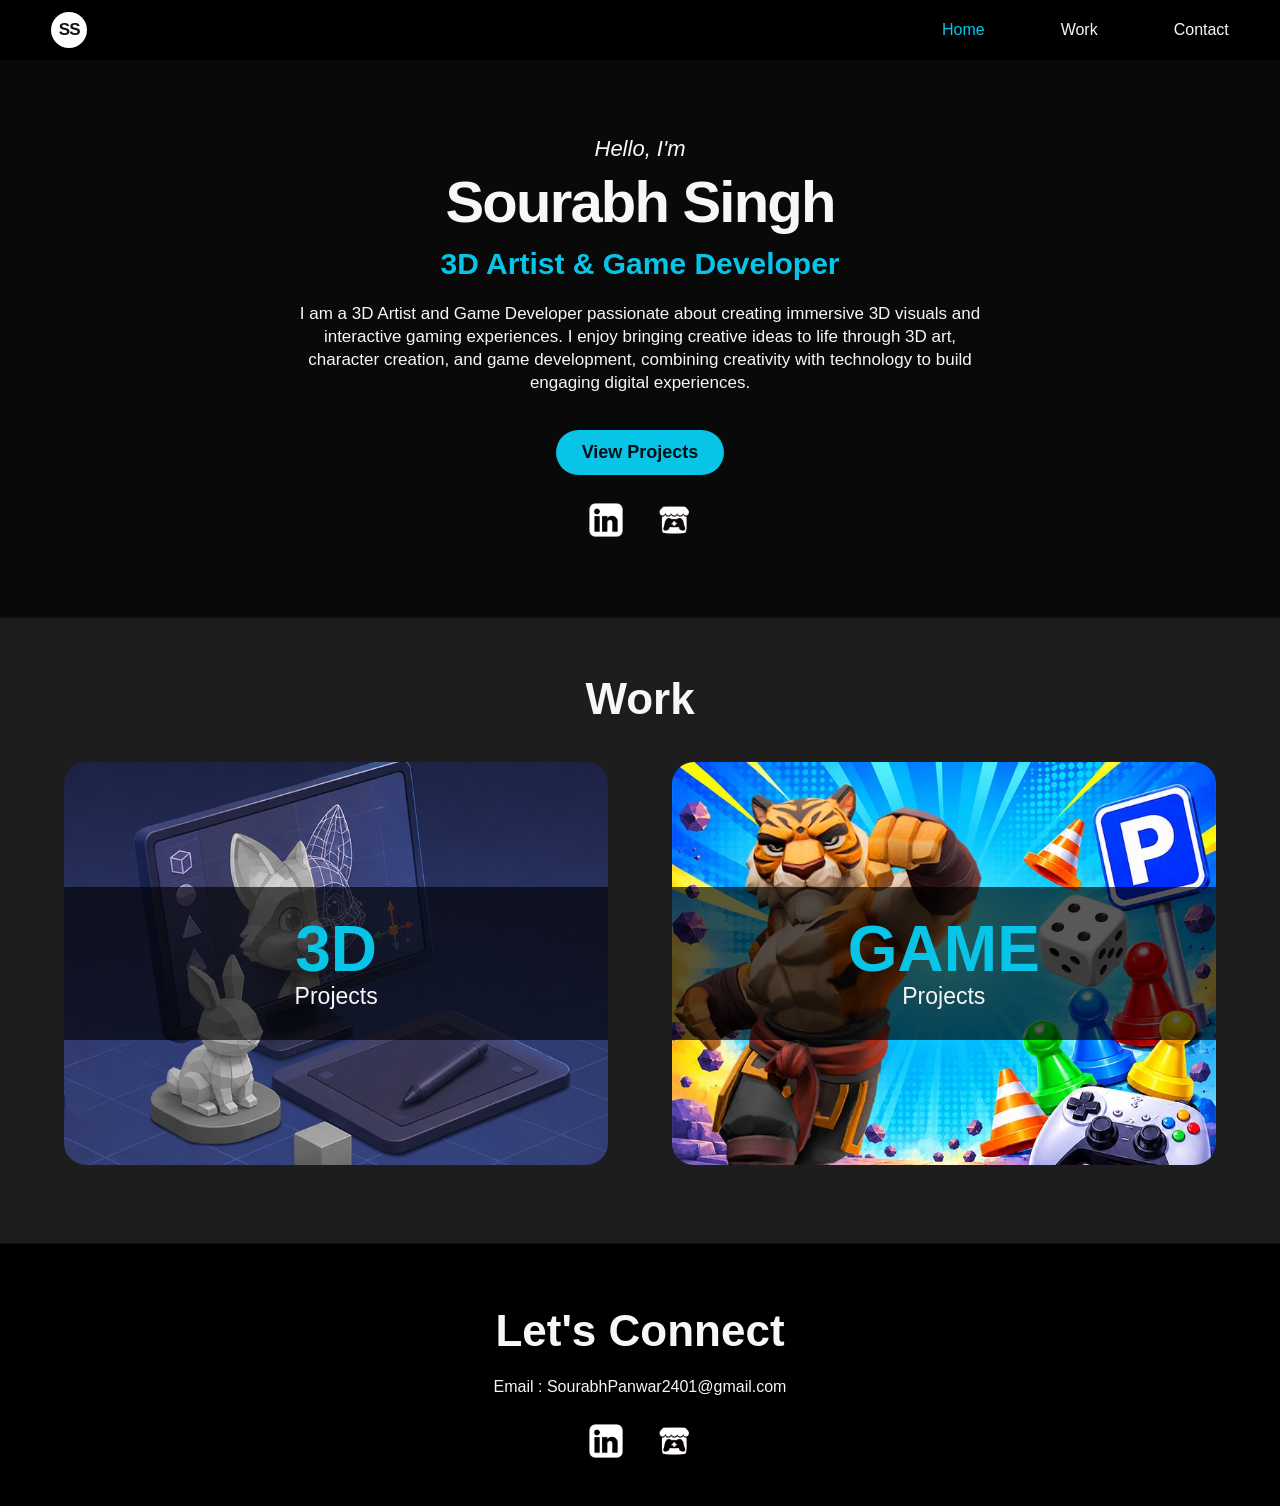
<file: index.html>
<!DOCTYPE html>
<html lang="en">
<head>
    <meta charset="UTF-8">
    <meta name="viewport" content="width=device-width, initial-scale=1.0">
    <meta name="description" content="Sourabh Singh — 3D Artist and Game Developer portfolio.">
    <title>Sourabh Singh | 3D Artist & Game Developer</title>
    <link rel="stylesheet" href="css/style.css">
</head>

<body>

    <!-- Navigation Bar -->
    <header class="site-header">

        <a class="brand" href="index.html" aria-label="Home">SS</a>

        <nav class="main-nav" aria-label="Main navigation">
            <a href="index.html" class="active">Home</a>

            <div class="nav-dropdown">
                <a href="#work" class="nav-work">Work</a>

                <div class="dropdown-menu">
                    <a href="3d-projects.html">3D Projects</a>
                    <a href="game-projects.html">Game Projects</a>
                </div>
            </div>

            <a href="#contact">Contact</a>
        </nav>

    </header>


    <!-- Hero Section -->
    <main>

        <section class="hero-home">

            <div class="hero-copy">

                <p class="intro">Hello, I'm</p>

                <h1>Sourabh Singh</h1>

                <h2>3D Artist &amp; Game Developer</h2>

                <p class="hero-description">
                    I am a 3D Artist and Game Developer passionate about creating immersive 3D visuals and interactive gaming experiences. I enjoy bringing creative ideas to life through 3D art, character creation, and game development, combining creativity with technology to build engaging digital experiences.
                </p>

                <a class="primary-button" href="#work">
                    View Projects
                </a>

                <!-- Social Media Icons -->
                <div class="social-links">

                    <a href="https://www.linkedin.com/in/sourabh-singh-360882227/"
                       target="_blank"
                       rel="noopener noreferrer"
                       aria-label="LinkedIn">

                        <img src="images/icons/linkedin.png"
                             alt="LinkedIn">
                    </a>

                    <a href="https://sourabh-singh-24.itch.io/"
                       target="_blank"
                       rel="noopener noreferrer"
                       aria-label="itch.io">

                        <img src="images/icons/itch.png"
                             alt="itch.io">
                    </a>

                </div>

            </div>

        </section>


        <!-- Work Section -->
        <section class="work-section" id="work">

            <h2 class="section-title">Work</h2>

            <div class="work-categories">

                <!-- 3D Projects -->
                <a class="category-card" href="3d-projects.html">

                    <img src="images/home/3d-category.jpg"
                         alt="3D modeling and sculpting projects">

                    <span class="category-overlay">
                        <strong>3D</strong>
                        <span>Projects</span>
                    </span>

                </a>


                <!-- Game Projects -->
                <a class="category-card" href="game-projects.html">

                    <img src="images/home/game-category.jpg"
                         alt="Game development projects">

                    <span class="category-overlay">
                        <strong>GAME</strong>
                        <span>Projects</span>
                    </span>

                </a>

            </div>

        </section>

    </main>


    <!-- Footer / Contact Section -->
    <footer class="site-footer" id="contact">

        <h2>Let's Connect</h2>

        <p>
            Email :
            <a href="mailto:SourabhPanwar2401@gmail.com">
                SourabhPanwar2401@gmail.com
            </a>
        </p>

        <!-- Social Media Icons -->
        <div class="social-links">

            <a href="https://www.linkedin.com/in/sourabh-singh-360882227/"
               target="_blank"
               rel="noopener noreferrer"
               aria-label="LinkedIn">

                <img src="images/icons/linkedin.png"
                     alt="LinkedIn">
            </a>

            <a href="https://sourabh-singh-24.itch.io/"
               target="_blank"
               rel="noopener noreferrer"
               aria-label="itch.io">

                <img src="images/icons/itch.png"
                     alt="itch.io">
            </a>

        </div>

    </footer>

</body>
</html>
</file>
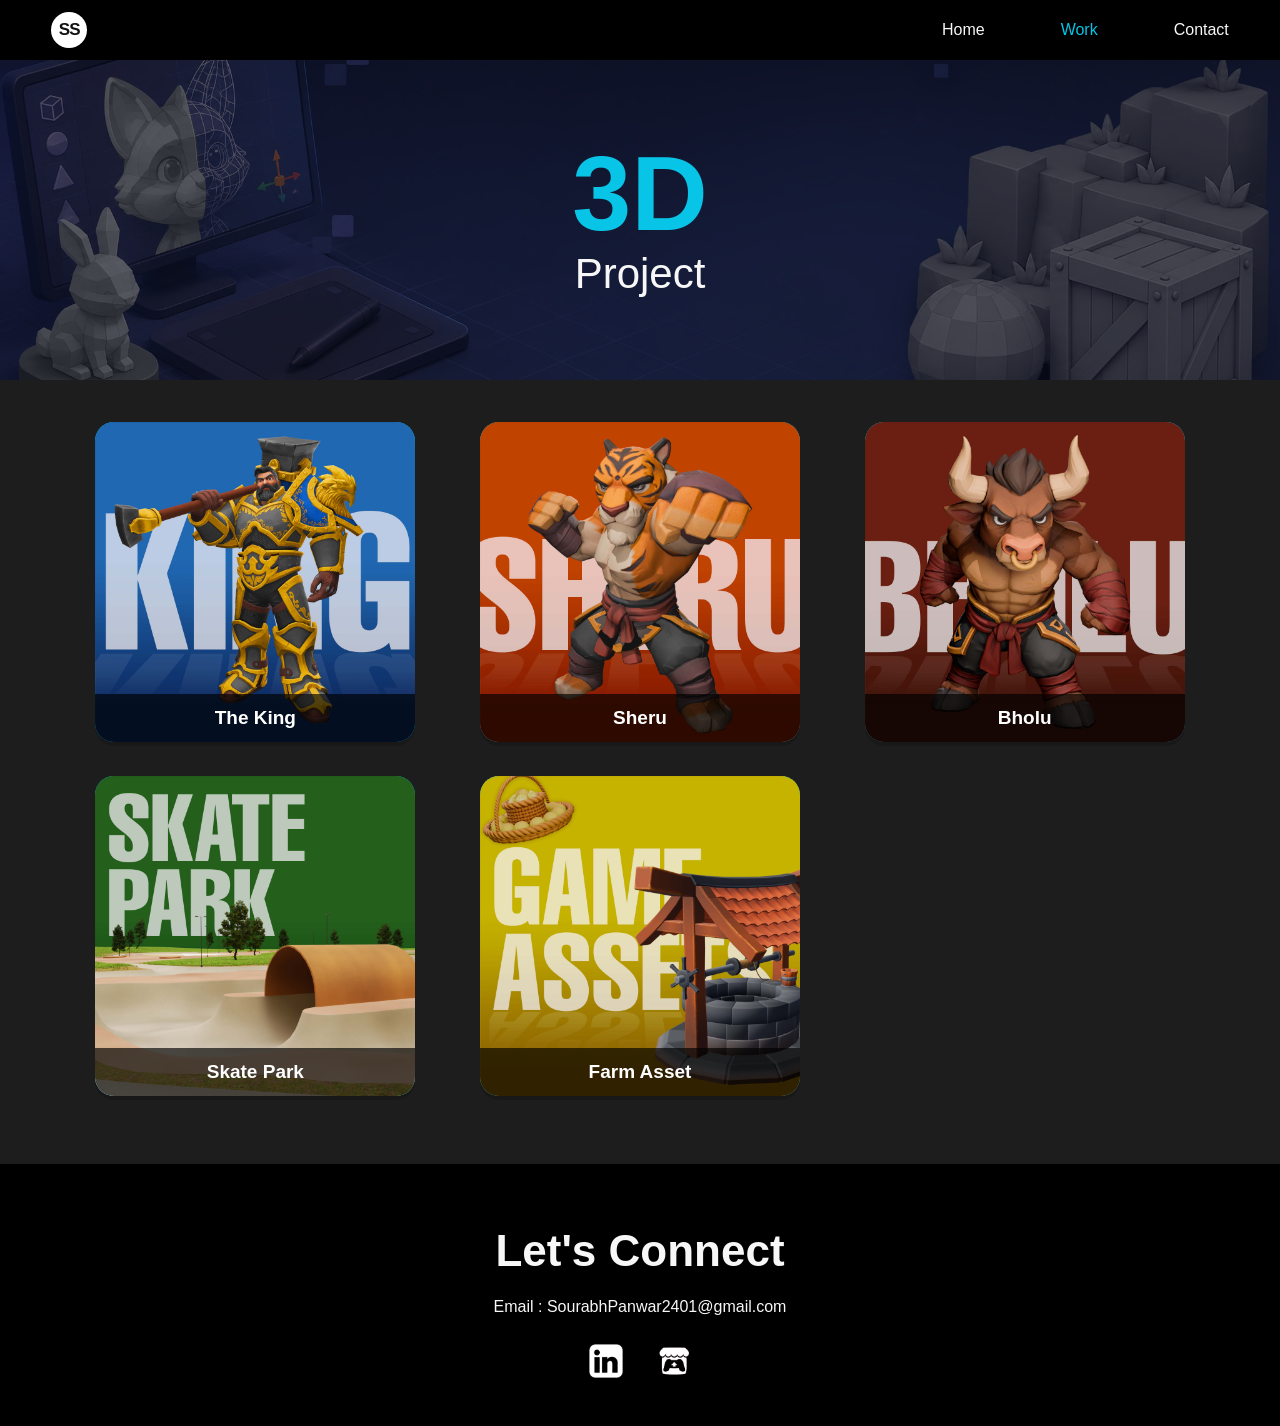
<file: 3d-projects.html>
<!DOCTYPE html>
<html lang="en">
<head>
  <meta charset="UTF-8">
  <meta name="viewport" content="width=device-width, initial-scale=1.0">
  <meta name="description" content="3D character, prop and environment projects by Sourabh Singh.">
  <title>3D Projects | Sourabh Singh</title>
  <link rel="stylesheet" href="css/style.css">
</head>
<body>
  <header class="site-header">
    <a class="brand" href="index.html" aria-label="Sourabh Singh home">SS</a>
    <nav class="main-nav" aria-label="Main navigation">
      <a href="index.html">Home</a>
      <div class="nav-dropdown">
        <a href="index.html#work" class="active">Work</a>
        <div class="dropdown-menu">
          <a href="3d-projects.html" class="active">3D Projects</a>
          <a href="game-projects.html">Game Projects</a>
        </div>
      </div>
      <a href="index.html#contact">Contact</a>
    </nav>
  </header>

  <main>
    <section class="page-banner banner-3d">
      <div class="banner-title">
        <h1>3D</h1>
        <p>Project</p>
      </div>
    </section>

    <section class="project-gallery-section">
      <div class="project-grid">
        <!-- Each card opens its matching PDF in a new browser tab. -->
        <a class="project-card" href="pdfs/The-King.pdf" target="_blank" rel="noopener">
          <img src="images/3d-projects/the-king.jpg" alt="The King 3D character">
          <span class="project-card-title">The King</span>
        </a>
        <a class="project-card" href="pdfs/Sheru.pdf" target="_blank" rel="noopener">
          <img src="images/3d-projects/sheru.jpg" alt="Sheru 3D character">
          <span class="project-card-title">Sheru</span>
        </a>
        <a class="project-card" href="pdfs/Bholu.pdf" target="_blank" rel="noopener">
          <img src="images/3d-projects/bholu.jpg" alt="Bholu 3D character">
          <span class="project-card-title">Bholu</span>
        </a>
        
        <a class="project-card" href="pdfs/Skate-Park.pdf" target="_blank" rel="noopener">
          <img src="images/3d-projects/skate-park.jpg" alt="Skate park environment project">
          <span class="project-card-title">Skate Park</span>
        </a>
        <a class="project-card" href="pdfs/Farm-Asset.pdf" target="_blank" rel="noopener">
          <img src="images/3d-projects/farm-asset.jpg" alt="Farm asset project">
          <span class="project-card-title">Farm Asset</span>
        </a>
      </div>
    </section>
  </main>

  <footer class="site-footer" id="contact">
      <h2>Let's Connect</h2>
      <p>Email : <a href="mailto:SourabhPanwar2401@gmail.com">SourabhPanwar2401@gmail.com</a></p>
      <!-- Social Media Icons -->
      <div class="social-links">

          <a href="https://www.linkedin.com/in/sourabh-singh-360882227/"
             target="_blank"
             rel="noopener noreferrer"
             aria-label="LinkedIn">

              <img src="images/icons/linkedin.png"
                   alt="LinkedIn">
          </a>

          <a href="https://sourabh-singh-24.itch.io/"
             target="_blank"
             rel="noopener noreferrer"
             aria-label="itch.io">

              <img src="images/icons/itch.png"
                   alt="itch.io">
          </a>

      </div>
  </footer>
</body>
</html>
</file>
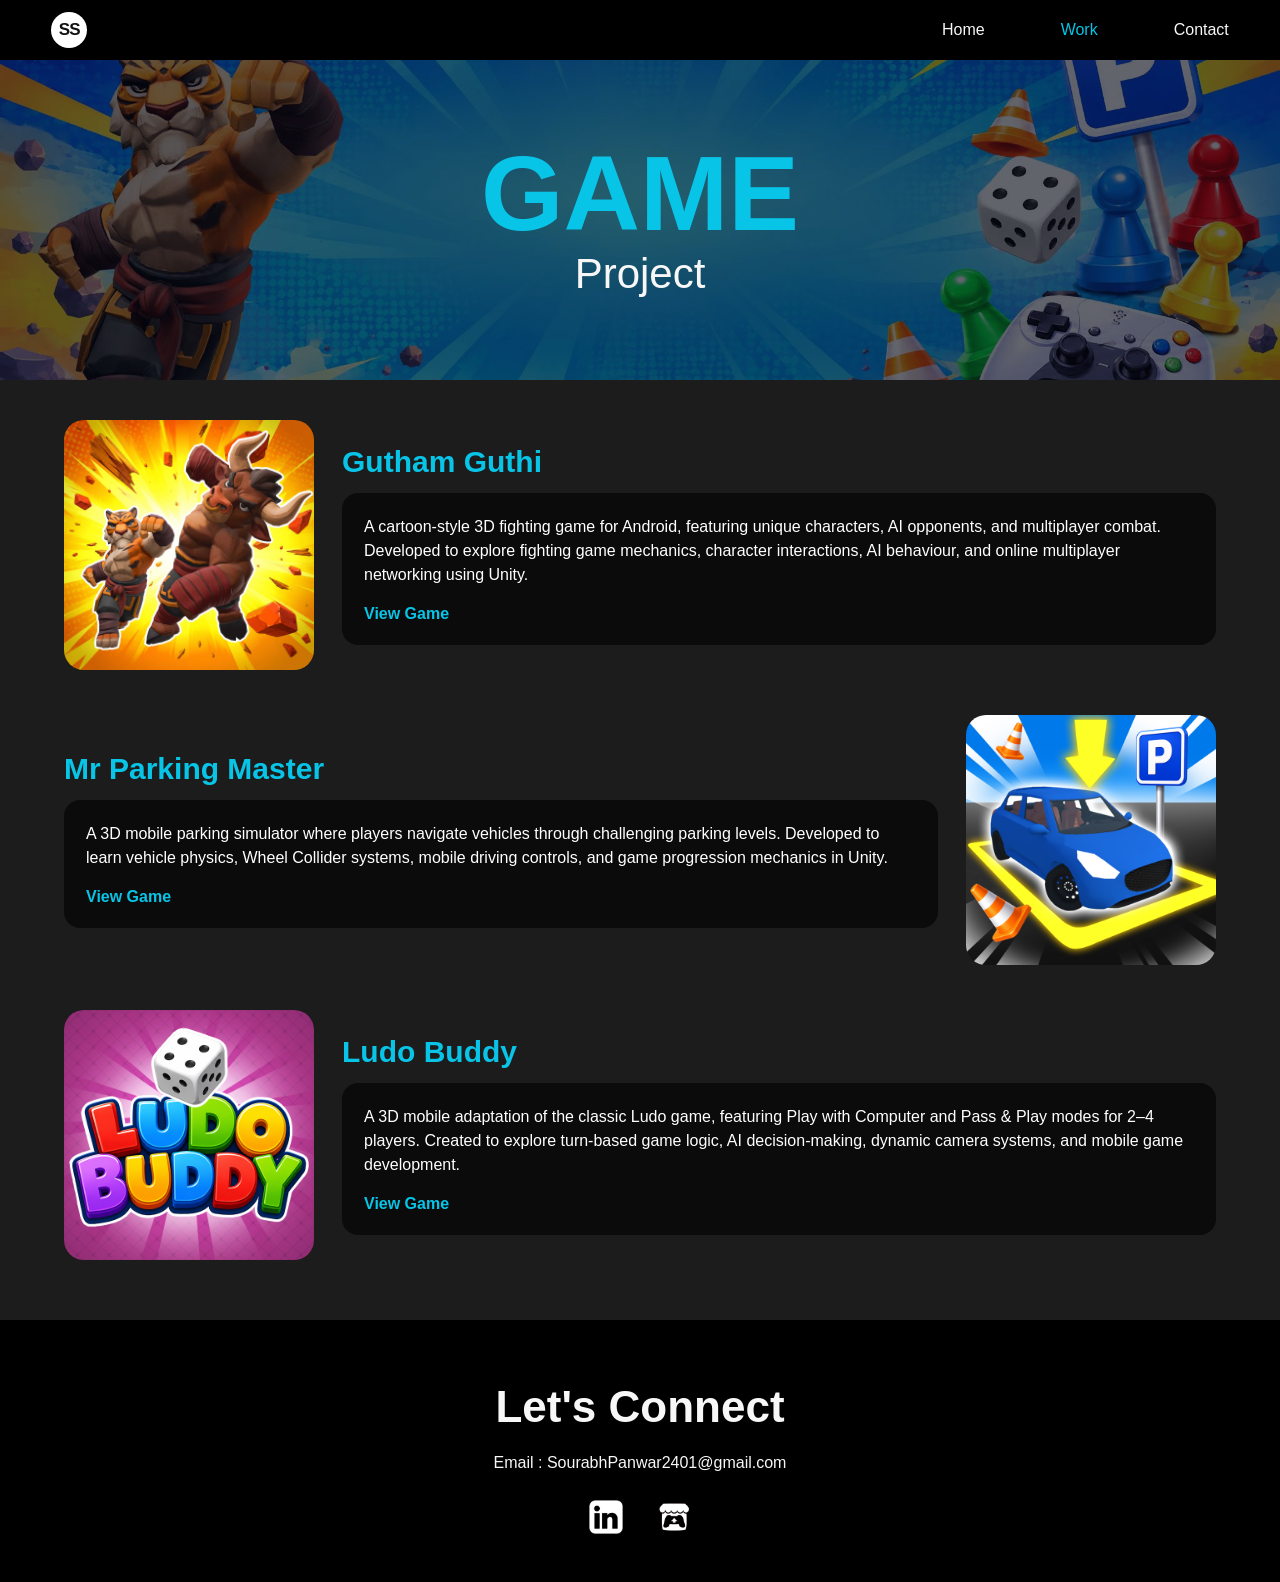
<file: game-projects.html>
<!DOCTYPE html>
<html lang="en">

<head>
    <meta charset="UTF-8">
    <meta name="viewport" content="width=device-width, initial-scale=1.0">
    <meta name="description" content="Game development projects by Sourabh Singh.">

    <title>Game Projects | Sourabh Singh</title>

    <link rel="stylesheet" href="css/style.css">
</head>

<body>

    <!-- Navigation Bar -->
    <header class="site-header">

        <a class="brand" href="index.html" aria-label="Sourabh Singh home">
            SS
        </a>

        <nav class="main-nav" aria-label="Main navigation">

            <a href="index.html">Home</a>

            <div class="nav-dropdown">

                <a href="index.html#work" class="active">Work</a>

                <div class="dropdown-menu">
                    <a href="3d-projects.html">3D Projects</a>
                    <a href="game-projects.html" class="active">Game Projects</a>
                </div>

            </div>

            <a href="index.html#contact">Contact</a>

        </nav>

    </header>


    <!-- Main Content -->
    <main>

        <!-- Game Project Banner -->
        <section class="page-banner banner-game">

            <div class="banner-title">
                <h1>GAME</h1>
                <p>Project</p>
            </div>

        </section>


        <!-- Game Projects -->
        <section class="game-projects-section">


            <!-- Project 1 : Gutham Guthi -->
            <article class="game-project-row">

                <a class="game-image"
                   href="https://sourabh-singh-24.itch.io/gutham-guthi"
                   target="_blank"
                   rel="noopener noreferrer">

                    <img src="images/game-projects/gutham-guthi.jpg"
                         alt="Gutham Guthi game thumbnail">

                </a>


                <div class="game-content">

                    <h2>Gutham Guthi</h2>

                    <div class="game-description">

                        <p>
                            A cartoon-style 3D fighting game for Android,
                            featuring unique characters, AI opponents,
                            and multiplayer combat. Developed to explore
                            fighting game mechanics, character interactions,
                            AI behaviour, and online multiplayer networking
                            using Unity.
                        </p>

                        <a class="text-link"
                           href="https://sourabh-singh-24.itch.io/gutham-guthi"
                           target="_blank"
                           rel="noopener noreferrer">
                            View Game
                        </a>

                    </div>

                </div>

            </article>


            <!-- Project 2 : Mr Parking Master -->
            <article class="game-project-row reverse">

                <a class="game-image"
                   href="https://sourabh-singh-24.itch.io/mr-parking-master"
                   target="_blank"
                   rel="noopener noreferrer">

                    <img src="images/game-projects/mr-parking-master.jpg"
                         alt="Mr Parking Master game thumbnail">

                </a>


                <div class="game-content">

                    <h2>Mr Parking Master</h2>

                    <div class="game-description">

                        <p>
                            A 3D mobile parking simulator where players
                            navigate vehicles through challenging parking
                            levels. Developed to learn vehicle physics,
                            Wheel Collider systems, mobile driving controls,
                            and game progression mechanics in Unity.
                        </p>

                        <a class="text-link"
                           href="https://sourabh-singh-24.itch.io/mr-parking-master"
                           target="_blank"
                           rel="noopener noreferrer">
                            View Game
                        </a>

                    </div>

                </div>

            </article>


            <!-- Project 3 : Ludo Buddy -->
            <article class="game-project-row">

                <a class="game-image"
                   href="https://sourabh-singh-24.itch.io/ludo-buddy"
                   target="_blank"
                   rel="noopener noreferrer">

                    <img src="images/game-projects/ludo-buddy.jpg"
                         alt="Ludo Buddy game thumbnail">

                </a>


                <div class="game-content">

                    <h2>Ludo Buddy</h2>

                    <div class="game-description">

                        <p>
                            A 3D mobile adaptation of the classic Ludo game,
                            featuring Play with Computer and Pass &amp; Play
                            modes for 2–4 players. Created to explore
                            turn-based game logic, AI decision-making,
                            dynamic camera systems, and mobile game
                            development.
                        </p>

                        <a class="text-link"
                           href="https://sourabh-singh-24.itch.io/ludo-buddy"
                           target="_blank"
                           rel="noopener noreferrer">
                            View Game
                        </a>

                    </div>

                </div>

            </article>

        </section>

    </main>


    <!-- Footer -->
    <footer class="site-footer" id="contact">

        <h2>Let's Connect</h2>

        <p>
            Email :
            <a href="mailto:SourabhPanwar2401@gmail.com">
                SourabhPanwar2401@gmail.com
            </a>
        </p>


        <!-- Social Media Icons -->
        <div class="social-links">

            <a href="https://www.linkedin.com/in/sourabh-singh-360882227/"
               target="_blank"
               rel="noopener noreferrer"
               aria-label="LinkedIn">

                <img src="images/icons/linkedin.png" alt="LinkedIn">

            </a>


            <a href="https://sourabh-singh-24.itch.io/"
               target="_blank"
               rel="noopener noreferrer"
               aria-label="itch.io">

                <img src="images/icons/itch.png" alt="itch.io">

            </a>

        </div>

    </footer>

</body>
</html>
</file>
<file: css/style.css>
/* ------------------------------
   Sourabh Singh Portfolio
   HTML + CSS only
   ------------------------------ */

:root {
  --black: #050505;
  --dark: #1d1d1d;
  --dark-alt: #111111;
  --white: #f7f7f7;
  --cyan: #08c5e8;
  --content-width: 1180px;
}

* {
  box-sizing: border-box;
}

html {
  scroll-behavior: smooth;
}

body {
  margin: 0;
  background: var(--dark);
  color: var(--white);
  font-family: Arial, Helvetica, sans-serif;
}

a {
  color: inherit;
  text-decoration: none;
}

.site-header {
  height: 60px;
  padding: 0 4%;
  background: #000;
  display: flex;
  align-items: center;
  justify-content: space-between;
  position: relative;
  z-index: 10;
}

.brand {
  width: 36px;
  height: 36px;
  border-radius: 50%;
  background: #fff;
  color: #111;
  display: grid;
  place-items: center;
  font-size: 17px;
  font-weight: 700;
  letter-spacing: -1px;
}

.main-nav {
  display: flex;
  align-items: center;
  gap: clamp(28px, 6vw, 76px);
  height: 100%;
  font-size: 16px;
}

.main-nav > a,
.nav-dropdown > a {
  transition: color .2s ease;
}

.main-nav a:hover,
.main-nav a.active {
  color: var(--cyan);
}

.nav-dropdown {
  height: 100%;
  display: flex;
  align-items: center;
  position: relative;
}

.dropdown-menu {
  display: none;
  position: absolute;
  top: 100%;
  left: -18px;
  min-width: 165px;
  padding: 8px 0;
  background: #080808;
  border: 1px solid #282828;
  border-radius: 0 0 8px 8px;
  box-shadow: 0 10px 24px rgba(0,0,0,.35);
}

.dropdown-menu a {
  display: block;
  padding: 11px 18px;
  white-space: nowrap;
  font-size: 14px;
}

.nav-dropdown:hover .dropdown-menu,
.nav-dropdown:focus-within .dropdown-menu {
  display: block;
}

/* Home hero */
.hero-home {
  min-height: 540px;
  padding: 76px 20px 80px;
  background: #090909;
  display: flex;
  justify-content: center;
  align-items: center;
  text-align: center;
}

.hero-copy {
  width: min(760px, 100%);
}

.intro {
  margin: 0 0 8px;
  font-size: 22px;
  font-style: italic;
}

.hero-copy h1 {
  margin: 0;
  font-size: clamp(42px, 6vw, 58px);
  line-height: 1.12;
  font-weight: 800;
  letter-spacing: -1.8px;
}

.hero-copy h2 {
  margin: 12px 0 22px;
  color: var(--cyan);
  font-size: clamp(23px, 3vw, 30px);
  font-weight: 700;
}

.hero-description {
  max-width: 700px;
  margin: 0 auto 35px;
  font-size: 17px;
  line-height: 1.35;
}

.primary-button {
  display: inline-block;
  padding: 12px 26px;
  border-radius: 30px;
  background: var(--cyan);
  color: #001117;
  font-size: 18px;
  font-weight: 700;
  transition: transform .2s ease, background .2s ease;
}

.primary-button:hover {
  background: #35d8f4;
  transform: translateY(-3px);
}

/* Social Media Icons */

.social-links {
    display: flex;
    justify-content: center;
    align-items: center;
    gap: 34px;
    margin-top: 28px;
}

.social-links a {
    display: flex;
    justify-content: center;
    align-items: center;
    background: transparent;
    transition: transform 0.2s ease;
}

    .social-links a:hover {
        transform: translateY(-4px);
    }

.social-links img {
    width: 34px;
    height: 34px;
    object-fit: contain;
}

/* Home work section */
.work-section {
  padding: 56px 5% 78px;
  background: var(--dark);
  border-top: 1px solid #111;
  border-bottom: 1px solid #111;
}

.section-title,
.site-footer h2 {
  margin: 0 0 38px;
  text-align: center;
  font-size: clamp(34px, 4vw, 44px);
  font-weight: 800;
}

.work-categories {
  width: min(var(--content-width), 100%);
  margin: 0 auto;
  display: grid;
  grid-template-columns: repeat(2, minmax(0, 1fr));
  gap: 5.5%;
}

.category-card {
  position: relative;
  display: block;
  overflow: hidden;
  aspect-ratio: 1.35 / 1;
  border-radius: 22px;
  background: #10172c;
}

.category-card img {
  display: block;
  width: 100%;
  height: 100%;
  object-fit: cover;
  transition: transform .45s ease;
}

.category-card:hover img {
  transform: scale(1.06);
}

.category-overlay {
  position: absolute;
  top: 31%;
  left: 0;
  width: 100%;
  min-height: 38%;
  display: flex;
  flex-direction: column;
  align-items: center;
  justify-content: center;
  background: rgba(0, 0, 0, .65);
  text-align: center;
}

.category-overlay strong {
  color: var(--cyan);
  font-size: clamp(38px, 6vw, 64px);
  line-height: 1;
  font-weight: 900;
}

.category-overlay span {
  margin-top: 2px;
  font-size: 23px;
}

/* Project page banner */
.page-banner {
  min-height: 320px;
  position: relative;
  display: grid;
  place-items: center;
  overflow: hidden;
  background-color: #111629;
  background-position: center;
  background-size: cover;
}

.page-banner::before {
  content: "";
  position: absolute;
  inset: 0;
  background: rgba(4, 7, 20, .62);
}

.banner-3d {
  background-image: url("../images/home/3d-banner.jpg");
}

.banner-game {
  background-image: url("../images/home/game-banner.jpg");
}

.banner-title {
  position: relative;
  z-index: 1;
  text-align: center;
}

.banner-title h1 {
  margin: 0;
  color: var(--cyan);
  font-size: clamp(66px, 10vw, 106px);
  line-height: .98;
  font-weight: 900;
}

.banner-title p {
  margin: 5px 0 0;
  font-size: clamp(30px, 4vw, 42px);
}

/* 3D project gallery */
.project-gallery-section {
  padding: 42px 5% 68px;
  background: var(--dark);
}

.project-grid {
  width: min(1120px, 100%);
  margin: 0 auto;
  display: grid;
  grid-template-columns: repeat(3, minmax(0, 1fr));
  gap: 34px;
  justify-items: center;
}

.project-card {
  position: relative;
  display: block;
  width: 100%;
  max-width: 320px;
  aspect-ratio: 1 / 1;
  overflow: hidden;
  border-radius: 19px;
  background: var(--cyan);
  box-shadow: 0 4px 0 rgba(0,0,0,.18);
  isolation: isolate;
}

.project-card img {
  display: block;
  width: 100%;
  height: 100%;
  object-fit: cover;
  transition: transform .4s ease;
}

.project-card:hover img {
  transform: scale(1.06);
}

.project-card-title {
  position: absolute;
  z-index: 1;
  left: 0;
  right: 0;
  bottom: 0;
  min-height: 48px;
  padding: 11px 8px;
  display: grid;
  place-items: center;
  background: rgba(0, 0, 0, .66);
  color: #fff;
  font-size: 19px;
  font-weight: 600;
  text-align: center;
}

.project-card:focus-visible,
.category-card:focus-visible,
.game-image:focus-visible,
.main-nav a:focus-visible {
  outline: 3px solid var(--cyan);
  outline-offset: 4px;
}

/* Game projects */
/* =================================
   GAME PROJECTS SECTION
================================= */

.game-projects-section {
    background: #1c1c1c;
    padding: 40px 5% 60px;
    display: flex;
    flex-direction: column;
    gap: 45px;
}


/* Individual Project Row */

.game-project-row {
    display: grid;
    grid-template-columns: 250px 1fr;
    align-items: center;
    gap: 28px;
    max-width: 1200px;
    width: 100%;
    margin: 0 auto;
}


/* Alternate Project Layout */

.game-project-row.reverse {
    grid-template-columns: 1fr 250px;
}

    .game-project-row.reverse .game-image {
        order: 2;
    }

    .game-project-row.reverse .game-content {
        order: 1;
    }


/* Project Thumbnail */

.game-image {
    display: block;
    width: 100%;
    aspect-ratio: 1 / 1;
    overflow: hidden;
    border-radius: 20px;
}

    .game-image img {
        width: 100%;
        height: 100%;
        object-fit: cover;
        display: block;
        transition: transform 0.3s ease;
    }

    .game-image:hover img {
        transform: scale(1.05);
    }


/* Project Content */

.game-content {
    display: flex;
    flex-direction: column;
    gap: 14px;
}


/* Project Title - Outside Description Panel */

.game-content h2 {
    color: var(--cyan);
    font-size: 30px;
    margin: 0;
}


/* Description Panel */

.game-description {
    background: #0b0b0b;
    padding: 22px;
    border-radius: 16px;
}

    .game-description p {
        color: #ffffff;
        font-size: 16px;
        line-height: 1.5;
        margin: 0 0 18px;
    }


/* View Game Link */

.text-link {
    color: var(--cyan);
    text-decoration: none;
    font-weight: 600;
    font-size: 16px;
}

    .text-link:hover {
        text-decoration: underline;
    }


/* Shared footer */
.site-footer {
  min-height: 250px;
  padding: 62px 20px 48px;
  background: #000;
  text-align: center;
}

.site-footer h2 {
  margin-bottom: 22px;
}

.site-footer p {
  margin: 0;
  font-size: 16px;
}

.site-footer p a:hover {
  color: var(--cyan);
}

/* Responsive layout */
@media (max-width: 760px) {
  .site-header {
    height: 58px;
    padding: 0 5%;
  }

  .main-nav {
    gap: 22px;
    font-size: 14px;
  }

  .hero-home {
    min-height: 490px;
    padding: 65px 22px;
  }

  .hero-description {
    font-size: 15px;
  }

  .work-section {
    padding: 45px 5% 55px;
  }

  .work-categories {
    gap: 20px;
  }

  .category-card {
    border-radius: 14px;
  }

  .category-overlay span {
    font-size: 17px;
  }

  .page-banner {
    min-height: 260px;
  }

  .project-grid {
    grid-template-columns: repeat(2, minmax(0, 1fr));
    gap: 22px;
  }

  .project-card {
    border-radius: 14px;
  }

  .project-card-title {
    min-height: 42px;
    font-size: 16px;
  }

  .game-project-row,
  .game-project-row.reverse {
    min-height: 0;
    gap: 20px;
    padding: 18px 0;
  }

  .game-image {
    flex-basis: 190px;
    width: 190px;
    height: 190px;
  }

  .game-description h2 {
    margin-bottom: 12px;
  }

  .game-description p {
    font-size: 14px;
  }
}

@media (max-width: 520px) {
  .main-nav {
    gap: 15px;
    font-size: 13px;
  }

  .brand {
    width: 32px;
    height: 32px;
    font-size: 15px;
  }

  .hero-home {
    min-height: 470px;
  }

  .intro {
    font-size: 19px;
  }

  .hero-copy h1 {
    font-size: 40px;
  }

  .hero-copy h2 {
    font-size: 21px;
  }

  .primary-button {
    font-size: 16px;
  }

  .work-categories {
    grid-template-columns: 1fr;
    max-width: 390px;
  }

  .category-card {
    aspect-ratio: 1.4 / 1;
  }

  .page-banner {
    min-height: 210px;
  }

  .project-gallery-section {
    padding: 28px 4% 45px;
  }

  .project-grid {
    gap: 14px;
  }

  .project-card-title {
    min-height: 38px;
    padding: 8px 4px;
    font-size: 14px;
  }

  .game-project-row,
  .game-project-row.reverse {
    display: flex;
    flex-direction: column;
    align-items: stretch;
    gap: 10px;
    padding: 18px;
    margin-bottom: 22px;
    background: #111;
    border-radius: 14px;
  }

  .game-image {
    flex: none;
    width: min(100%, 260px);
    height: auto;
    aspect-ratio: 1 / 1;
    margin: 0 auto;
  }

  .game-description {
    padding: 8px 2px 2px;
  }

  .game-description h2 {
    font-size: 25px;
  }

  .site-footer {
    min-height: 220px;
    padding-top: 48px;
  }

  .site-footer h2 {
    font-size: 32px;
  }

  .site-footer p {
    font-size: 13px;
    overflow-wrap: anywhere;
  }
}
</file>
